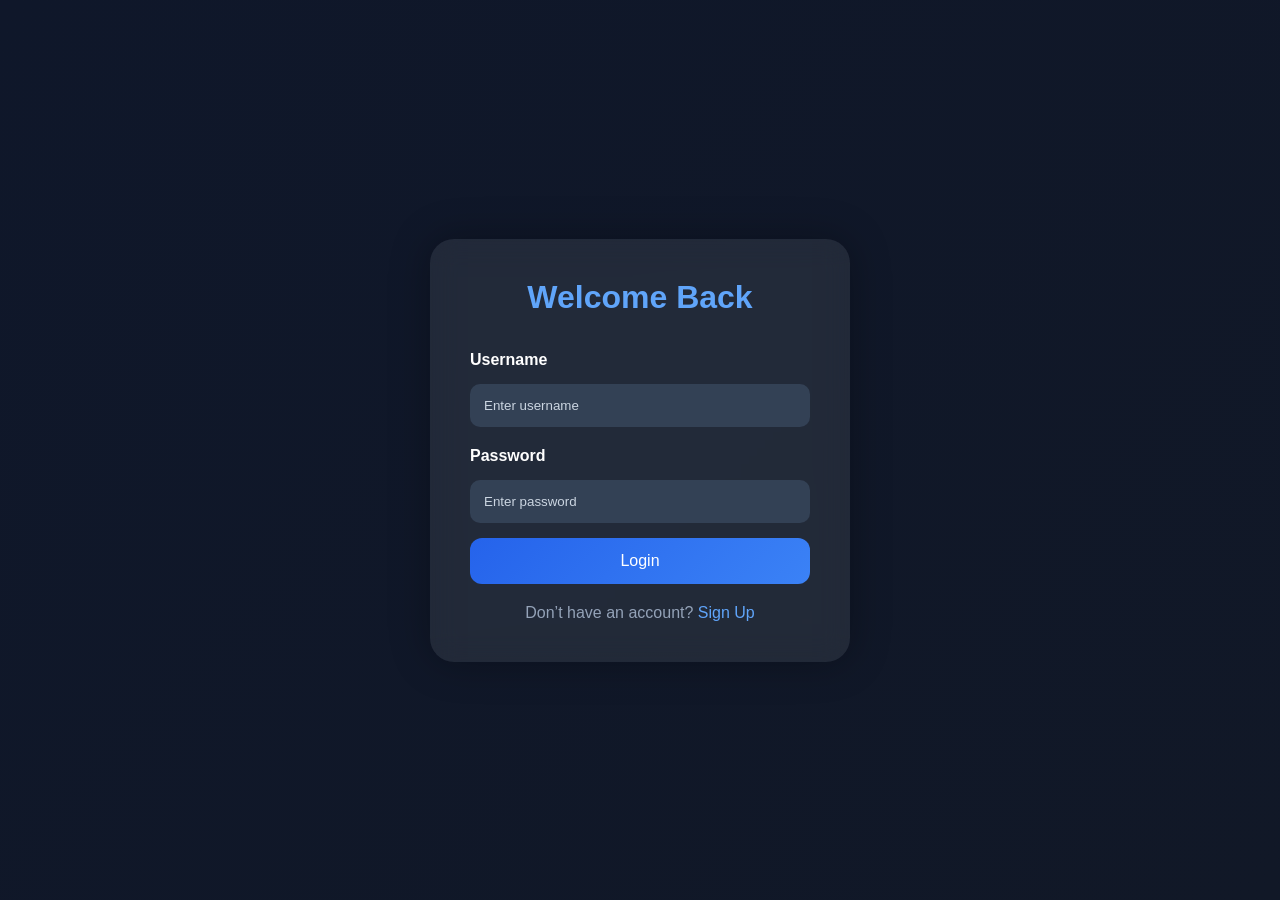
<file: templates/login.html>
<!DOCTYPE html>
<html lang="en">
<head>
    <meta charset="UTF-8">
    <meta name="viewport" content="width=device-width, initial-scale=1.0">
    <title>Login - Smart Price Monitor</title>
    <link rel="stylesheet" href="/static/style.css">
</head>
<body>

    <div class="auth-container">
        <div class="auth-card">
            <h1>Welcome Back</h1>

            <form action="/login" method="post">
                <label>Username</label>
                <input
                    type="text"
                    name="username"
                    placeholder="Enter username"
                    required
                >

                <label>Password</label>
                <input
                    type="password"
                    name="password"
                    placeholder="Enter password"
                    required
                >

                <button type="submit">Login</button>
            </form>

            <p>
                Don’t have an account?
                <a href="/signup">Sign Up</a>
            </p>
        </div>
    </div>

</body>
</html>
</file>
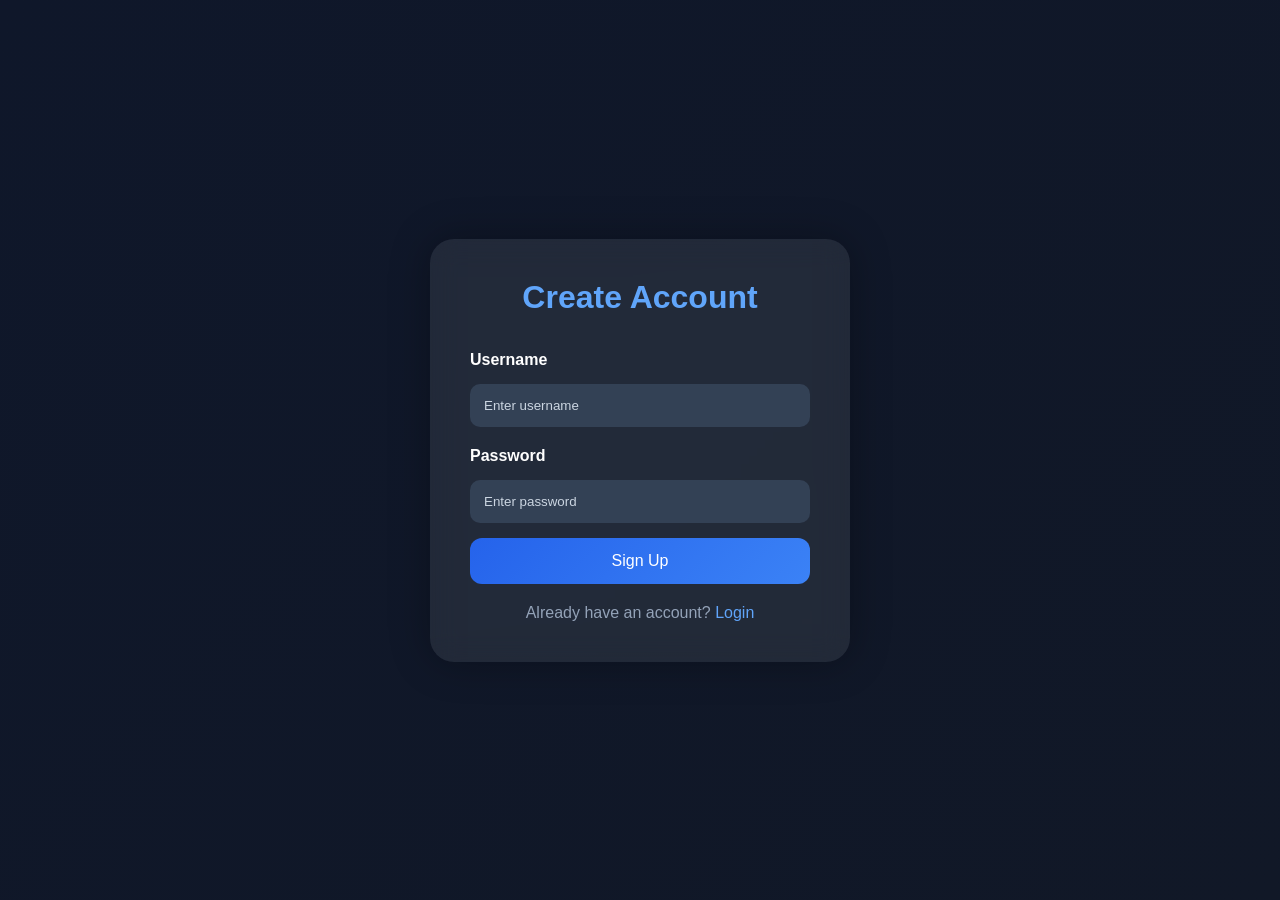
<file: templates/signup.html>
<!DOCTYPE html>
<html lang="en">
<head>
    <meta charset="UTF-8">
    <meta name="viewport" content="width=device-width, initial-scale=1.0">
    <title>Sign Up - Smart Price Monitor</title>
    <link rel="stylesheet" href="/static/style.css">
</head>
<body>

    <div class="auth-container">
        <div class="auth-card">
            <h1>Create Account</h1>

            <form action="/signup" method="post">
                <label>Username</label>
                <input
                    type="text"
                    name="username"
                    placeholder="Enter username"
                    required
                >

                <label>Password</label>
                <input
                    type="password"
                    name="password"
                    placeholder="Enter password"
                    required
                >

                <button type="submit">Sign Up</button>
            </form>

            <p>
                Already have an account?
                <a href="/login">Login</a>
            </p>
        </div>
    </div>

</body>
</html>
</file>
<file: static/style.css>
* {
    margin: 0;
    padding: 0;
    box-sizing: border-box;
}

body {
    font-family: Arial, sans-serif;
    background: linear-gradient(135deg, #0f172a, #111827);
    background-attachment: fixed;
    color: white;
    min-height: 100vh;
}

/* =========================
   NAVBAR
========================= */
.navbar {
    display: flex;
    justify-content: space-between;
    align-items: center;
    padding: 24px 50px;
    background: rgba(17, 24, 39, 0.9);
    backdrop-filter: blur(12px);
    border-bottom: 1px solid rgba(255,255,255,0.08);
}

.navbar h1 {
    color: #3b82f6;
    font-size: 28px;
}

.nav-links a {
    color: white;
    text-decoration: none;
    margin-left: 25px;
    transition: 0.3s;
}

.nav-links a:hover {
    color: #3b82f6;
}

/* =========================
   HERO
========================= */
.hero {
    text-align: center;
    padding: 90px 20px 60px;
}

.hero h2 {
    font-size: 52px;
    margin-bottom: 18px;
    background: linear-gradient(90deg, #60a5fa, #c084fc);
    -webkit-background-clip: text;
    color: transparent;
}

.hero p {
    color: #94a3b8;
    font-size: 18px;
    margin-bottom: 28px;
}

/* =========================
   BUTTONS
========================= */
button {
    background: linear-gradient(135deg, #2563eb, #3b82f6);
    color: white;
    padding: 14px 28px;
    border: none;
    border-radius: 12px;
    cursor: pointer;
    font-size: 16px;
    transition: 0.3s;
}

button:hover {
    transform: translateY(-2px);
}

/* =========================
   STATS
========================= */
.stats {
    display: flex;
    justify-content: center;
    gap: 30px;
    margin: 30px 40px 50px;
    flex-wrap: wrap;
}

.stat-card {
    background: rgba(255,255,255,0.08);
    padding: 30px;
    border-radius: 18px;
    width: 230px;
    text-align: center;
    backdrop-filter: blur(14px);
    transition: 0.3s;
}

.stat-card:hover {
    transform: translateY(-6px);
}

.stat-card h3 {
    font-size: 42px;
    color: #3b82f6;
    margin-bottom: 8px;
}

/* =========================
   CHART
========================= */
.chart-section {
    padding: 40px 50px;
}

.chart-section h2 {
    margin-bottom: 20px;
}

.chart-box {
    background: rgba(255,255,255,0.08);
    border-radius: 20px;
    padding: 25px;
    height: 500px;
    backdrop-filter: blur(14px);
    overflow: hidden;
}

/* =========================
   PRODUCTS
========================= */
.products {
    padding: 50px;
}

.products h2 {
    margin-bottom: 25px;
}

.product-grid {
    display: flex;
    gap: 25px;
    flex-wrap: wrap;
}

.product-card {
    background: rgba(255,255,255,0.08);
    padding: 25px;
    width: 320px;
    border-radius: 20px;
    backdrop-filter: blur(14px);
    transition: 0.3s;
}

.product-card:hover {
    transform: translateY(-8px);
}

.product-card h3 {
    margin-bottom: 18px;
    color: #60a5fa;
}

.product-card p {
    margin-bottom: 12px;
}

.product-card a {
    text-decoration: none;
}

.warning {
    display: block;
    margin-top: 15px;
    color: #f59e0b;
    font-weight: bold;
}

.best-price {
    display: block;
    margin-top: 15px;
    color: #22c55e;
    font-weight: bold;
}

/* =========================
   EDIT / DELETE BUTTONS
========================= */
.edit-btn {
    width: 100%;
    margin-top: 15px;
    background: #16a34a;
}

.edit-btn:hover {
    background: #22c55e;
}

.delete-btn {
    width: 100%;
    margin-top: 10px;
    background: #dc2626;
}

.delete-btn:hover {
    background: #ef4444;
}

/* =========================
   MODAL
========================= */
.modal {
    display: none;
    position: fixed;
    inset: 0;
    background: rgba(0,0,0,0.75);
    justify-content: center;
    align-items: center;
    z-index: 999;
}

.modal-content {
    background: #1e293b;
    padding: 35px;
    border-radius: 20px;
    width: 430px;
    position: relative;
    box-shadow: 0 0 40px rgba(0,0,0,0.4);
}

.close-btn {
    position: absolute;
    top: 14px;
    right: 20px;
    font-size: 30px;
    cursor: pointer;
}

.close-btn:hover {
    color: #ef4444;
}

/* =========================
   FORMS
========================= */
form {
    display: flex;
    flex-direction: column;
    gap: 15px;
}

input {
    padding: 14px;
    border-radius: 10px;
    border: none;
    background: #334155;
    color: white;
    outline: none;
}

input::placeholder {
    color: #cbd5e1;
}

label {
    margin-top: 5px;
    font-weight: bold;
}

/* =========================
   EDIT PAGE
========================= */
.edit-container {
    display: flex;
    justify-content: center;
    align-items: center;
    min-height: 85vh;
}

.edit-card {
    width: 500px;
    background: rgba(255,255,255,0.08);
    padding: 35px;
    border-radius: 22px;
    backdrop-filter: blur(14px);
}

.edit-card h2 {
    margin-bottom: 25px;
    text-align: center;
}

.back-link {
    text-decoration: none;
}

/* =========================
   AUTH PAGES
========================= */
.auth-container {
    display: flex;
    justify-content: center;
    align-items: center;
    min-height: 100vh;
}

.auth-card {
    width: 420px;
    background: rgba(255,255,255,0.08);
    padding: 40px;
    border-radius: 24px;
    backdrop-filter: blur(14px);
    box-shadow: 0 0 40px rgba(0,0,0,0.3);
}

.auth-card h1 {
    text-align: center;
    margin-bottom: 30px;
    color: #60a5fa;
}

.auth-card p {
    text-align: center;
    margin-top: 20px;
    color: #94a3b8;
}

.auth-card a {
    color: #60a5fa;
    text-decoration: none;
}

/* =========================
   RESPONSIVE
========================= */
@media (max-width: 900px) {
    .stats {
        flex-direction: column;
        align-items: center;
    }

    .product-grid {
        justify-content: center;
    }

    .hero h2 {
        font-size: 36px;
    }

    .chart-box {
        height: 350px;
    }

    .navbar {
        flex-direction: column;
        gap: 15px;
    }
}
</file>
